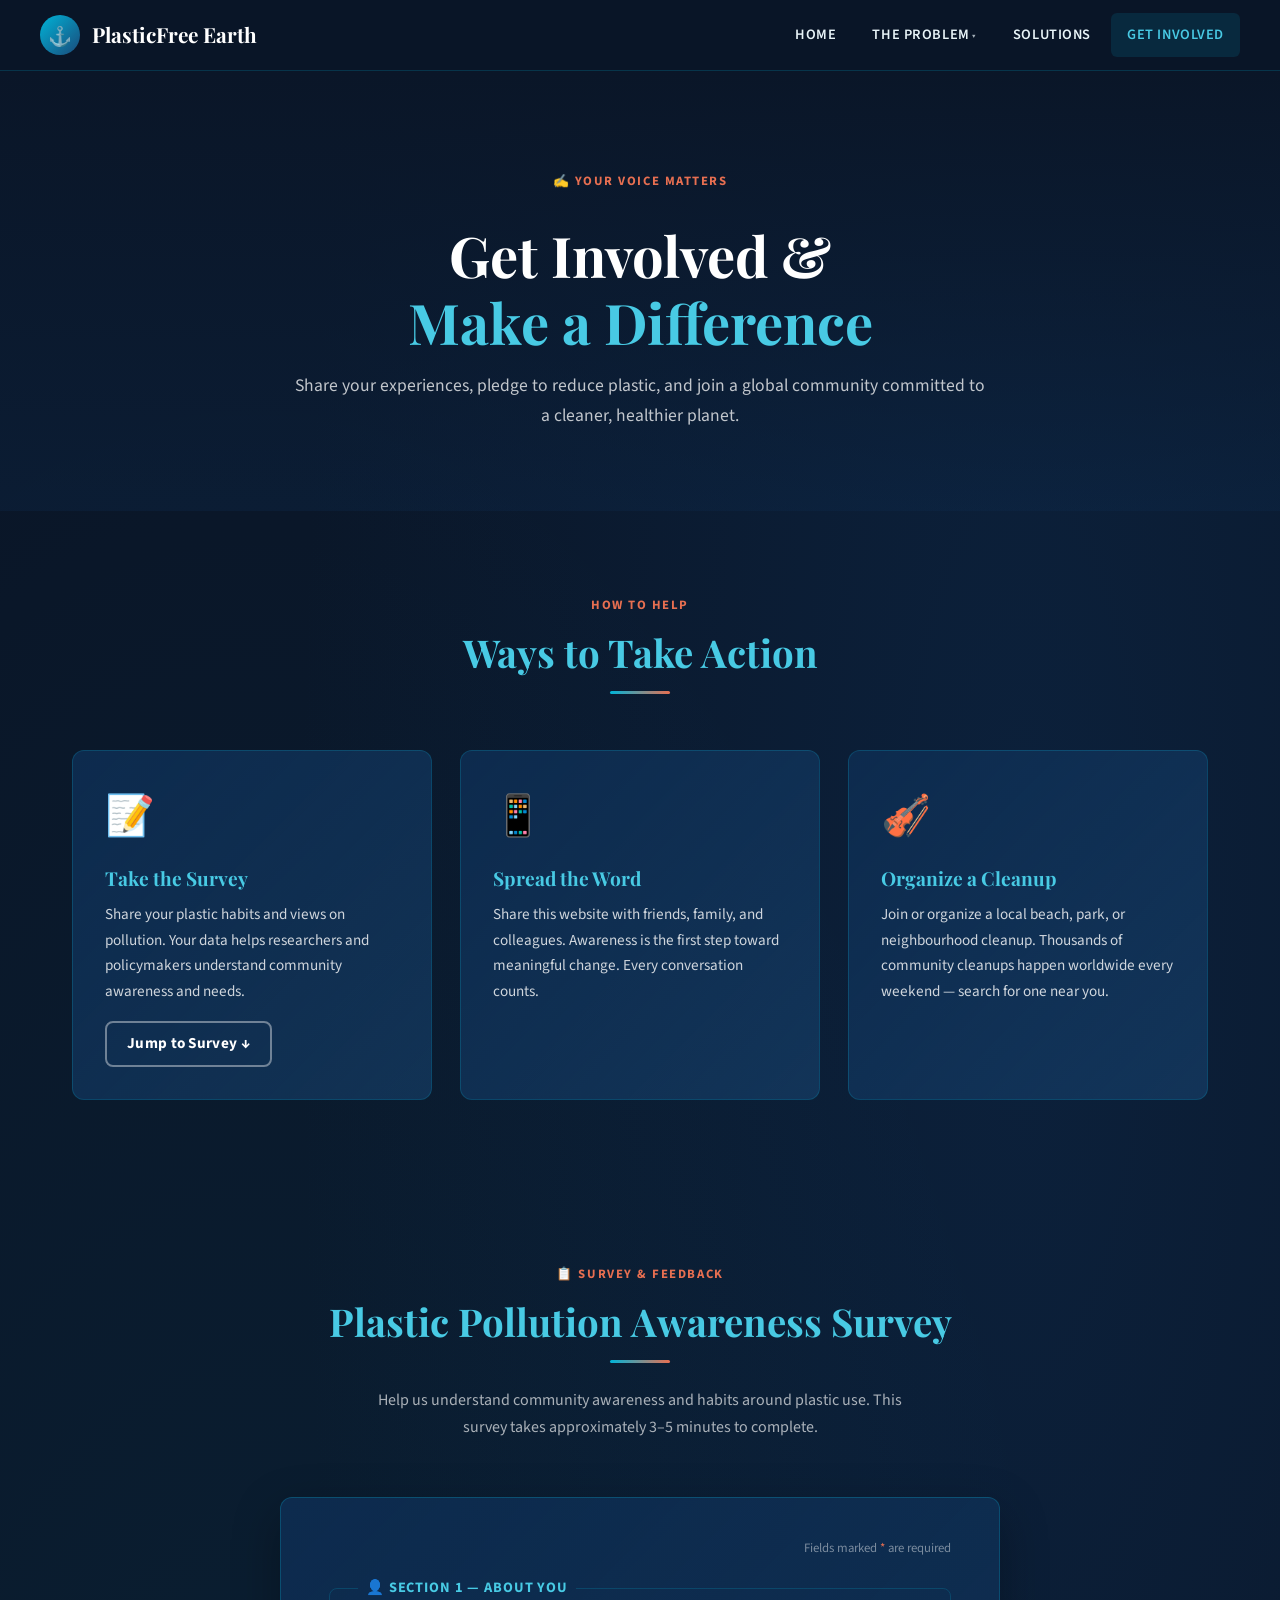
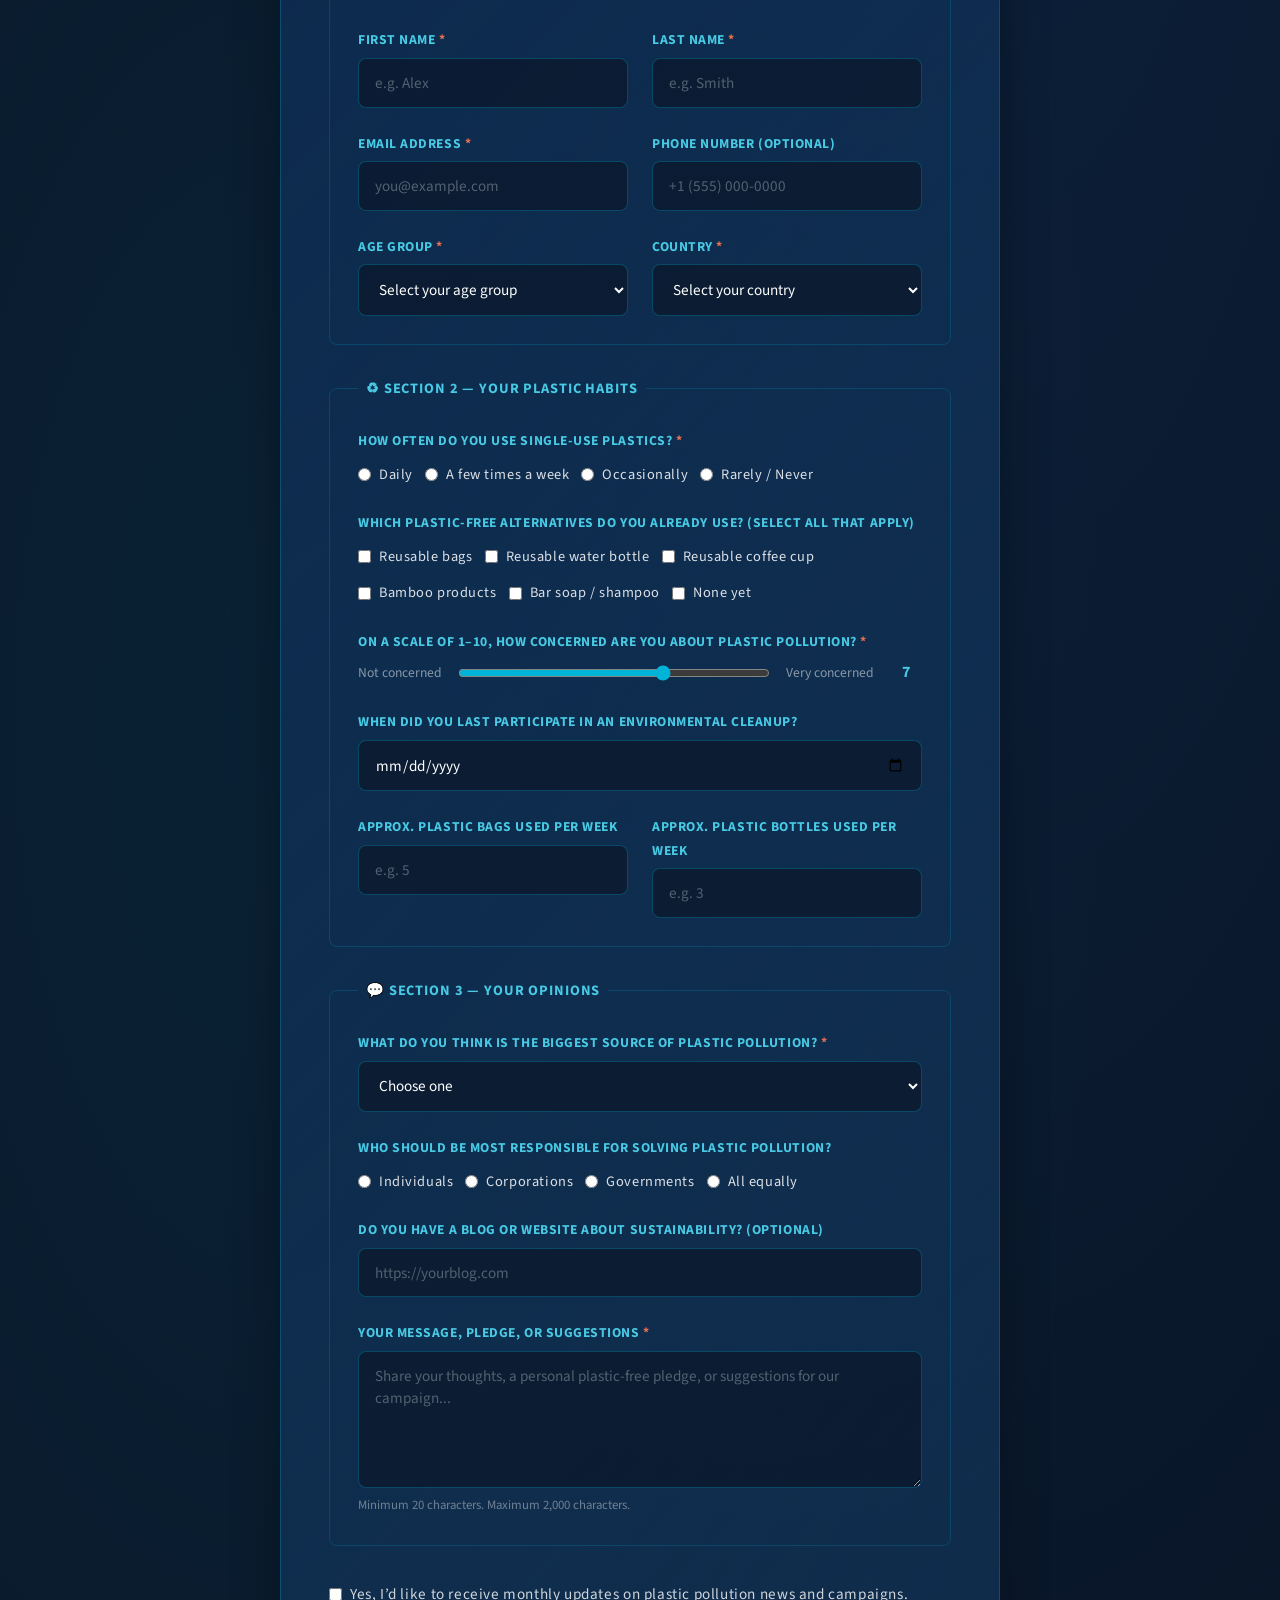
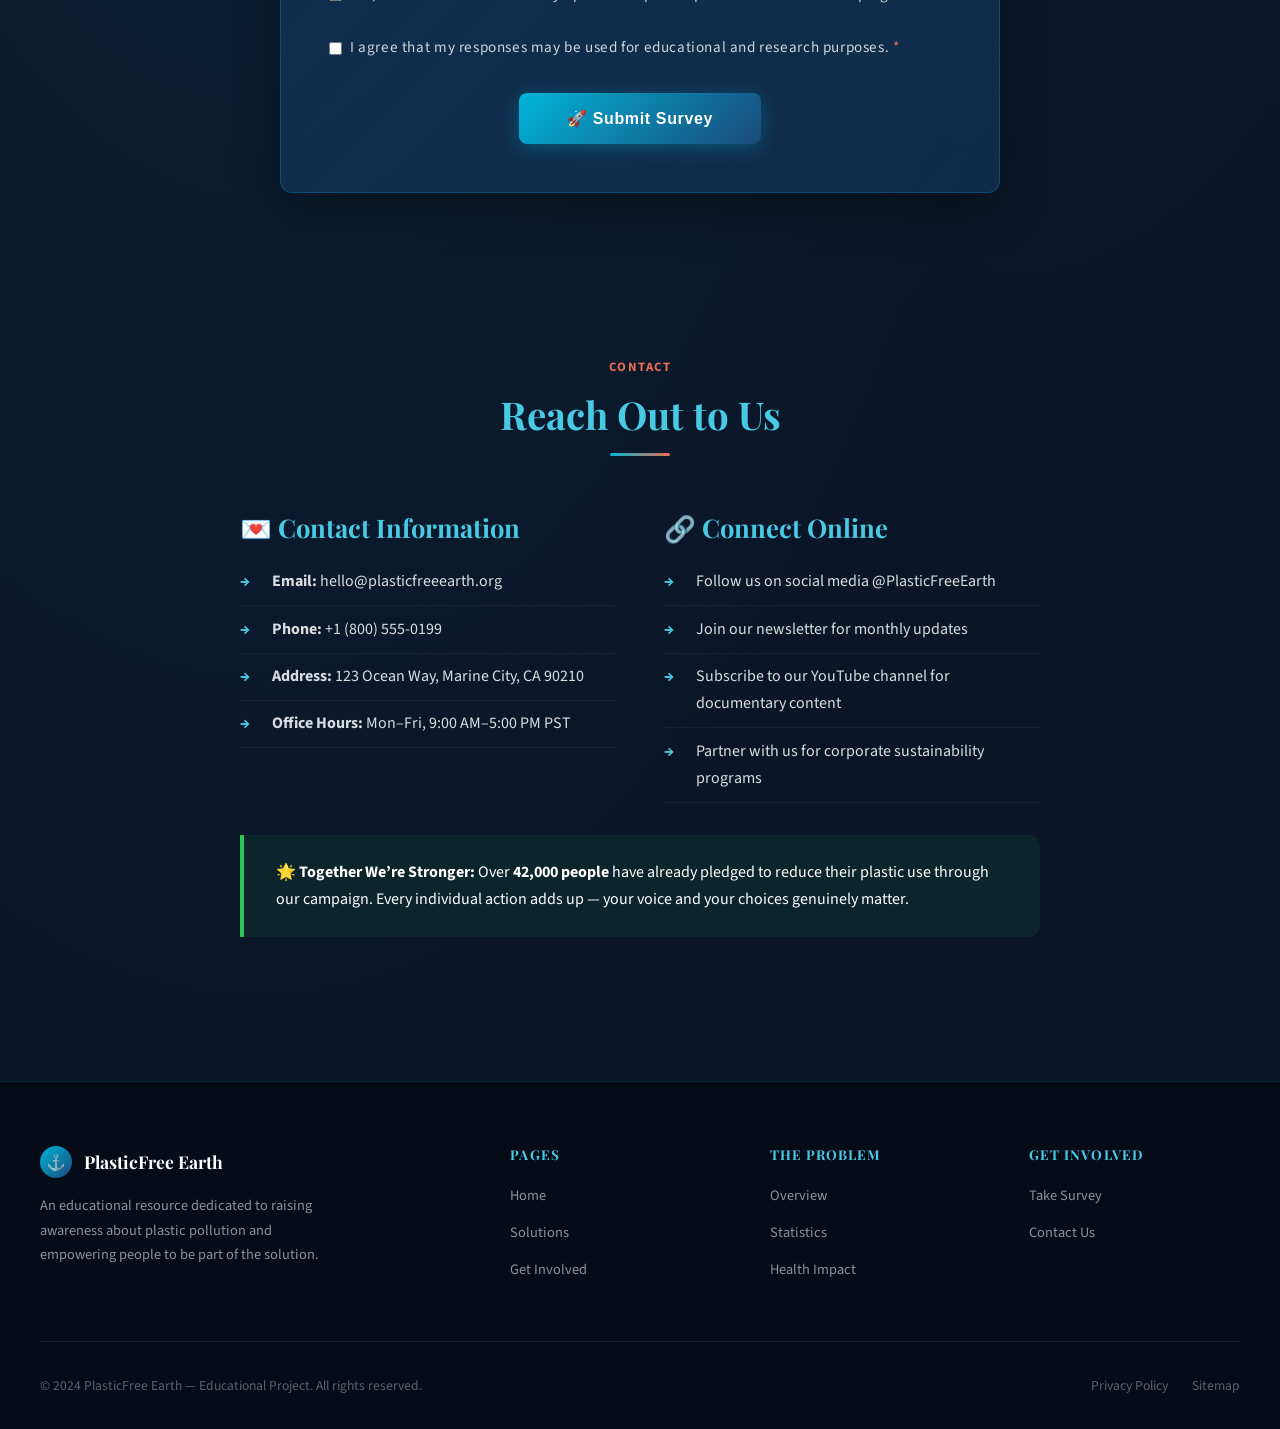
<file: contact.html>
<!DOCTYPE html>
<html lang="en">
<head>
  <meta charset="UTF-8" />
  <meta name="viewport" content="width=device-width, initial-scale=1.0" />
  <meta name="description" content="Get involved in the fight against plastic pollution. Share your views, pledge to reduce your plastic use, and connect with our community." />
  <title>Get Involved &mdash; PlasticFree Earth</title>
  <link rel="stylesheet" href="style.css" />
  <link href="https://fonts.googleapis.com/css2?family=Playfair+Display:wght@700;900&family=Source+Sans+Pro:wght@400;600;700&display=swap" rel="stylesheet" />
</head>
<body>

  <!-- HEADER -->
  <header>
    <div class="header-inner">
      <a href="index.html" class="site-logo">
        <div class="logo-icon">&#9875;</div>
        PlasticFree Earth
      </a>

      <button class="nav-toggle" onclick="toggleNav()" aria-label="Toggle navigation">&#9776;</button>

      <nav id="main-nav">
        <ul>
          <li><a href="index.html">Home</a></li>
          <li class="has-dropdown">
            <a href="index.html#problem">The Problem</a>
            <ul class="dropdown-menu">
              <li><a href="index.html#problem">Overview</a></li>
              <li><a href="index.html#statistics">Key Statistics</a></li>
              <li><a href="index.html#types">Types of Plastic</a></li>
              <li><a href="index.html#impact">Environmental Impact</a></li>
            </ul>
          </li>
          <li><a href="solutions.html">Solutions</a></li>
          <li><a href="contact.html" class="active">Get Involved</a></li>
        </ul>
      </nav>
    </div>
  </header>

  <!-- PAGE HERO -->
  <section style="background: linear-gradient(180deg, rgba(10,22,40,1) 0%, rgba(13,43,78,0.3) 100%); padding: 6rem 2rem 4rem; text-align:center;">
    <div style="max-width:700px; margin:0 auto;">
      <span class="section-label">&#9997; Your Voice Matters</span>
      <h1 style="color:var(--white); margin:1rem 0;">Get Involved &amp;<br/><span style="color:var(--teal-bright);">Make a Difference</span></h1>
      <p style="color:rgba(255,255,255,0.75); font-size:1.1rem;">
        Share your experiences, pledge to reduce plastic, and join a global community
        committed to a cleaner, healthier planet.
      </p>
    </div>
  </section>

  <main>

    <!-- WAYS TO GET INVOLVED -->
    <section>
      <div class="section-header">
        <span class="section-label">How to Help</span>
        <h2>Ways to Take Action</h2>
        <div class="section-divider"></div>
      </div>

      <div class="cards-grid">
        <article class="card">
          <span class="card-icon">&#128221;</span>
          <h3>Take the Survey</h3>
          <p>Share your plastic habits and views on pollution. Your data helps researchers and
          policymakers understand community awareness and needs.</p>
          <a href="#survey" class="btn btn-outline" style="margin-top:1rem; display:inline-block; padding:0.5rem 1.25rem;">
            Jump to Survey &darr;
          </a>
        </article>
        <article class="card">
          <span class="card-icon">&#128241;</span>
          <h3>Spread the Word</h3>
          <p>Share this website with friends, family, and colleagues. Awareness is the first
          step toward meaningful change. Every conversation counts.</p>
        </article>
        <article class="card">
          <span class="card-icon">&#127931;</span>
          <h3>Organize a Cleanup</h3>
          <p>Join or organize a local beach, park, or neighbourhood cleanup. Thousands of
          community cleanups happen worldwide every weekend &mdash; search for one near you.</p>
        </article>
      </div>
    </section>

    <!-- SURVEY / CONTACT FORM -->
    <section id="survey">
      <div class="section-header">
        <span class="section-label">&#128203; Survey &amp; Feedback</span>
        <h2>Plastic Pollution Awareness Survey</h2>
        <div class="section-divider"></div>
        <p style="color:rgba(255,255,255,0.65); max-width:560px; margin:1.5rem auto 0;">
          Help us understand community awareness and habits around plastic use.
          This survey takes approximately 3&ndash;5 minutes to complete.
        </p>
      </div>

      <div class="form-container">
        <p class="required-note">Fields marked <span>*</span> are required</p>

        <form action="#" method="post" novalidate>

          <!-- SECTION 1: Personal Info -->
          <fieldset style="border:1px solid rgba(0,180,216,0.2); border-radius:8px; padding:1.75rem; margin-bottom:2rem;">
            <legend style="color:var(--teal-bright); font-weight:700; padding:0 0.5rem; font-size:0.9rem; text-transform:uppercase; letter-spacing:0.06em;">
              &#128100; Section 1 &mdash; About You
            </legend>

            <div class="form-grid">
              <div class="form-group">
                <label for="first-name">First Name <span style="color:var(--coral)">*</span></label>
                <input type="text" id="first-name" name="first_name" placeholder="e.g. Alex"
                  required minlength="2" maxlength="50" autocomplete="given-name" />
              </div>

              <div class="form-group">
                <label for="last-name">Last Name <span style="color:var(--coral)">*</span></label>
                <input type="text" id="last-name" name="last_name" placeholder="e.g. Smith"
                  required minlength="2" maxlength="50" autocomplete="family-name" />
              </div>

              <div class="form-group">
                <label for="email">Email Address <span style="color:var(--coral)">*</span></label>
                <input type="email" id="email" name="email" placeholder="you@example.com"
                  required autocomplete="email" />
              </div>

              <div class="form-group">
                <label for="phone">Phone Number (optional)</label>
                <input type="tel" id="phone" name="phone" placeholder="+1 (555) 000-0000"
                  pattern="[\+]?[0-9\s\-\(\)]{7,20}" autocomplete="tel" />
              </div>

              <div class="form-group">
                <label for="age">Age Group <span style="color:var(--coral)">*</span></label>
                <select id="age" name="age_group" required>
                  <option value="" disabled selected>Select your age group</option>
                  <option value="under18">Under 18</option>
                  <option value="18-24">18 &ndash; 24</option>
                  <option value="25-34">25 &ndash; 34</option>
                  <option value="35-44">35 &ndash; 44</option>
                  <option value="45-54">45 &ndash; 54</option>
                  <option value="55-64">55 &ndash; 64</option>
                  <option value="65plus">65 or older</option>
                </select>
              </div>

              <div class="form-group">
                <label for="country">Country <span style="color:var(--coral)">*</span></label>
                <select id="country" name="country" required>
                  <option value="" disabled selected>Select your country</option>
                  <option value="us">United States</option>
                  <option value="uk">United Kingdom</option>
                  <option value="ca">Canada</option>
                  <option value="au">Australia</option>
                  <option value="in">India</option>
                  <option value="de">Germany</option>
                  <option value="fr">France</option>
                  <option value="br">Brazil</option>
                  <option value="other">Other</option>
                </select>
              </div>
            </div>
          </fieldset>

          <!-- SECTION 2: Habits -->
          <fieldset style="border:1px solid rgba(0,180,216,0.2); border-radius:8px; padding:1.75rem; margin-bottom:2rem;">
            <legend style="color:var(--teal-bright); font-weight:700; padding:0 0.5rem; font-size:0.9rem; text-transform:uppercase; letter-spacing:0.06em;">
              &#9851; Section 2 &mdash; Your Plastic Habits
            </legend>

            <div class="form-grid">
              <div class="form-group full-width">
                <label>How often do you use single-use plastics? <span style="color:var(--coral)">*</span></label>
                <div class="radio-group">
                  <label>
                    <input type="radio" name="single_use_frequency" value="daily" required />
                    Daily
                  </label>
                  <label>
                    <input type="radio" name="single_use_frequency" value="weekly" />
                    A few times a week
                  </label>
                  <label>
                    <input type="radio" name="single_use_frequency" value="monthly" />
                    Occasionally
                  </label>
                  <label>
                    <input type="radio" name="single_use_frequency" value="rarely" />
                    Rarely / Never
                  </label>
                </div>
              </div>

              <div class="form-group full-width">
                <label>Which plastic-free alternatives do you already use? (select all that apply)</label>
                <div class="checkbox-group">
                  <label>
                    <input type="checkbox" name="alternatives" value="reusable_bags" />
                    Reusable bags
                  </label>
                  <label>
                    <input type="checkbox" name="alternatives" value="reusable_bottle" />
                    Reusable water bottle
                  </label>
                  <label>
                    <input type="checkbox" name="alternatives" value="reusable_cup" />
                    Reusable coffee cup
                  </label>
                  <label>
                    <input type="checkbox" name="alternatives" value="bamboo" />
                    Bamboo products
                  </label>
                  <label>
                    <input type="checkbox" name="alternatives" value="bar_soap" />
                    Bar soap / shampoo
                  </label>
                  <label>
                    <input type="checkbox" name="alternatives" value="none" />
                    None yet
                  </label>
                </div>
              </div>

              <div class="form-group full-width">
                <label for="plastic-score">
                  On a scale of 1&ndash;10, how concerned are you about plastic pollution?
                  <span style="color:var(--coral)">*</span>
                </label>
                <div class="range-wrapper">
                  <span style="color:rgba(255,255,255,0.5); font-size:0.85rem;">Not concerned</span>
                  <input type="range" id="plastic-score" name="concern_level"
                    min="1" max="10" value="7" required />
                  <span style="color:rgba(255,255,255,0.5); font-size:0.85rem;">Very concerned</span>
                  <span class="range-value">7</span>
                </div>
              </div>

              <div class="form-group full-width">
                <label for="last-cleanup">When did you last participate in an environmental cleanup?</label>
                <input type="date" id="last-cleanup" name="last_cleanup"
                  max="2024-12-31" />
              </div>

              <div class="form-group">
                <label for="bags-per-week">Approx. plastic bags used per week</label>
                <input type="number" id="bags-per-week" name="bags_per_week"
                  min="0" max="100" step="1" placeholder="e.g. 5" />
              </div>

              <div class="form-group">
                <label for="bottles-per-week">Approx. plastic bottles used per week</label>
                <input type="number" id="bottles-per-week" name="bottles_per_week"
                  min="0" max="100" step="1" placeholder="e.g. 3" />
              </div>
            </div>
          </fieldset>

          <!-- SECTION 3: Opinions -->
          <fieldset style="border:1px solid rgba(0,180,216,0.2); border-radius:8px; padding:1.75rem; margin-bottom:2rem;">
            <legend style="color:var(--teal-bright); font-weight:700; padding:0 0.5rem; font-size:0.9rem; text-transform:uppercase; letter-spacing:0.06em;">
              &#128172; Section 3 &mdash; Your Opinions
            </legend>

            <div class="form-grid">
              <div class="form-group full-width">
                <label for="biggest-problem">What do you think is the biggest source of plastic pollution?
                  <span style="color:var(--coral)">*</span>
                </label>
                <select id="biggest-problem" name="biggest_problem" required>
                  <option value="" disabled selected>Choose one</option>
                  <option value="packaging">Product packaging</option>
                  <option value="food_service">Food service &amp; takeaway containers</option>
                  <option value="fishing">Fishing industry</option>
                  <option value="littering">Individual littering</option>
                  <option value="industrial">Industrial waste</option>
                  <option value="microplastics">Synthetic textiles &amp; microplastics</option>
                </select>
              </div>

              <div class="form-group full-width">
                <label>Who should be MOST responsible for solving plastic pollution?</label>
                <div class="radio-group">
                  <label>
                    <input type="radio" name="responsibility" value="individuals" />
                    Individuals
                  </label>
                  <label>
                    <input type="radio" name="responsibility" value="corporations" />
                    Corporations
                  </label>
                  <label>
                    <input type="radio" name="responsibility" value="governments" />
                    Governments
                  </label>
                  <label>
                    <input type="radio" name="responsibility" value="all" />
                    All equally
                  </label>
                </div>
              </div>

              <div class="form-group full-width">
                <label for="website-url">Do you have a blog or website about sustainability? (optional)</label>
                <input type="url" id="website-url" name="website_url"
                  placeholder="https://yourblog.com" />
              </div>

              <div class="form-group full-width">
                <label for="message">Your message, pledge, or suggestions <span style="color:var(--coral)">*</span></label>
                <textarea id="message" name="message" rows="5"
                  placeholder="Share your thoughts, a personal plastic-free pledge, or suggestions for our campaign..."
                  required minlength="20" maxlength="2000"></textarea>
                <small style="color:rgba(255,255,255,0.4); font-size:0.8rem;">Minimum 20 characters. Maximum 2,000 characters.</small>
              </div>
            </div>
          </fieldset>

          <!-- NEWSLETTER & CONSENT -->
          <div class="form-group" style="margin-bottom:1.5rem;">
            <div class="checkbox-group">
              <label style="font-size:0.95rem; text-transform:none; font-weight:400; color:rgba(255,255,255,0.8);">
                <input type="checkbox" name="newsletter" value="yes" id="newsletter" />
                Yes, I&rsquo;d like to receive monthly updates on plastic pollution news and campaigns.
              </label>
            </div>
          </div>

          <div class="form-group" style="margin-bottom:2rem;">
            <div class="checkbox-group">
              <label style="font-size:0.95rem; text-transform:none; font-weight:400; color:rgba(255,255,255,0.8);">
                <input type="checkbox" name="consent" value="yes" required />
                <span>
                  I agree that my responses may be used for educational and research purposes.
                  <span style="color:var(--coral)">*</span>
                </span>
              </label>
            </div>
          </div>

          <div class="form-submit">
            <button type="submit" class="btn-submit">&#128640; Submit Survey</button>
          </div>

        </form>
      </div>
    </section>

    <!-- CONTACT INFO -->
    <section id="contact" style="padding-bottom:5rem;">
      <div class="section-header">
        <span class="section-label">Contact</span>
        <h2>Reach Out to Us</h2>
        <div class="section-divider"></div>
      </div>

      <div class="two-col" style="max-width:800px; margin:0 auto;">
        <div>
          <h3 style="color:var(--teal-bright); margin-bottom:1rem;">&#128140; Contact Information</h3>
          <ul class="styled-list">
            <li><strong>Email:</strong> hello&#64;plasticfreeearth.org</li>
            <li><strong>Phone:</strong> &#43;1 (800) 555&#8209;0199</li>
            <li><strong>Address:</strong> 123 Ocean Way, Marine City, CA 90210</li>
            <li><strong>Office Hours:</strong> Mon&ndash;Fri, 9:00&nbsp;AM&ndash;5:00&nbsp;PM PST</li>
          </ul>
        </div>
        <div>
          <h3 style="color:var(--teal-bright); margin-bottom:1rem;">&#128279; Connect Online</h3>
          <ul class="styled-list">
            <li>Follow us on social media &#64;PlasticFreeEarth</li>
            <li>Join our newsletter for monthly updates</li>
            <li>Subscribe to our YouTube channel for documentary content</li>
            <li>Partner with us for corporate sustainability programs</li>
          </ul>
        </div>
      </div>

      <div class="info-box success" style="max-width:800px; margin:2rem auto 0;">
        <strong>&#127775; Together We&rsquo;re Stronger:</strong> Over <strong>42,000 people</strong> have
        already pledged to reduce their plastic use through our campaign. Every individual action
        adds up &mdash; your voice and your choices genuinely matter.
      </div>
    </section>

  </main>

  <!-- FOOTER -->
  <footer>
    <div class="footer-inner">
      <div class="footer-grid">
        <div class="footer-brand">
          <a href="index.html" class="site-logo" style="font-size:1.1rem;">
            <div class="logo-icon" style="width:32px;height:32px;font-size:1rem;">&#9875;</div>
            PlasticFree Earth
          </a>
          <p>An educational resource dedicated to raising awareness about plastic pollution and empowering people to be part of the solution.</p>
        </div>
        <div class="footer-col">
          <h4>Pages</h4>
          <ul>
            <li><a href="index.html">Home</a></li>
            <li><a href="solutions.html">Solutions</a></li>
            <li><a href="contact.html">Get Involved</a></li>
          </ul>
        </div>
        <div class="footer-col">
          <h4>The Problem</h4>
          <ul>
            <li><a href="index.html#problem">Overview</a></li>
            <li><a href="index.html#statistics">Statistics</a></li>
            <li><a href="index.html#impact">Health Impact</a></li>
          </ul>
        </div>
        <div class="footer-col">
          <h4>Get Involved</h4>
          <ul>
            <li><a href="#survey">Take Survey</a></li>
            <li><a href="#contact">Contact Us</a></li>
            
          </ul>
        </div>
      </div>
      <div class="footer-bottom">
        <p>&copy; 2024 PlasticFree Earth &mdash; Educational Project. All rights reserved.</p>
        <div class="footer-links">
          <a href="#">Privacy Policy</a>
          <a href="#">Sitemap</a>
        </div>
      </div>
    </div>
  </footer>

  <script>
    function toggleNav() {
      const nav = document.getElementById('main-nav');
      nav.classList.toggle('open');
    }

    // Range slider live display
    const rangeInput = document.getElementById('plastic-score');
    const rangeDisplay = rangeInput.parentElement.querySelector('.range-value');
    rangeDisplay.textContent = rangeInput.value;
    rangeInput.addEventListener('input', function() {
      rangeDisplay.textContent = this.value;
    });

    // Form submission handler
    document.querySelector('form').addEventListener('submit', function(e) {
      e.preventDefault();
      const btn = document.querySelector('.btn-submit');
      btn.textContent = '✓ Survey Submitted! Thank you.';
      btn.style.background = 'linear-gradient(135deg, #2dc653, #1a7a3a)';
      btn.disabled = true;
    });
  </script>

</body>
</html>
</file>
<file: style.css>
/* ===========================
   PLASTIC POLLUTION WEBSITE
   External Stylesheet
   =========================== */

/* --- CSS Variables --- */
:root {
  --ocean-deep: #0a1628;
  --ocean-mid: #0d2b4e;
  --ocean-light: #1a4a7a;
  --teal: #00b4d8;
  --teal-bright: #48cae4;
  --coral: #e76f51;
  --sand: #f4e9d0;
  --white: #ffffff;
  --light-gray: #e8f4f8;
  --text-dark: #0a1628;
  --text-muted: #4a6b8a;
  --green: #2dc653;
  --font-display: 'Playfair Display', Georgia, serif;
  --font-body: 'Source Sans Pro', 'Segoe UI', sans-serif;
  --font-mono: 'Courier New', monospace;
  --shadow-sm: 0 2px 8px rgba(0,180,216,0.15);
  --shadow-md: 0 8px 32px rgba(0,180,216,0.2);
  --shadow-lg: 0 16px 48px rgba(0,0,0,0.3);
  --border-radius: 12px;
  --transition: all 0.3s cubic-bezier(0.4, 0, 0.2, 1);
}

/* --- Reset & Base --- */
*, *::before, *::after {
  box-sizing: border-box;
  margin: 0;
  padding: 0;
}

html {
  scroll-behavior: smooth;
  font-size: 16px;
}

body {
  font-family: var(--font-body);
  background-color: var(--ocean-deep);
  color: var(--white);
  line-height: 1.7;
  min-height: 100vh;
  background-image:
    radial-gradient(ellipse at 20% 50%, rgba(0,180,216,0.07) 0%, transparent 60%),
    radial-gradient(ellipse at 80% 20%, rgba(13,43,78,0.5) 0%, transparent 50%);
}

img {
  max-width: 100%;
  height: auto;
  display: block;
}

a {
  color: var(--teal-bright);
  text-decoration: none;
  transition: var(--transition);
}

a:hover {
  color: var(--coral);
}

ul, ol {
  padding-left: 1.5rem;
}

/* --- Typography --- */
h1, h2, h3, h4 {
  font-family: var(--font-display);
  line-height: 1.2;
  font-weight: 700;
}

h1 { font-size: clamp(2rem, 5vw, 3.5rem); }
h2 { font-size: clamp(1.5rem, 3vw, 2.4rem); color: var(--teal-bright); }
h3 { font-size: clamp(1.2rem, 2.5vw, 1.6rem); }
h4 { font-size: 1.1rem; }

p { margin-bottom: 1rem; }

/* --- Special Characters --- */
.special-char {
  font-size: 1.4em;
  color: var(--coral);
}

/* ===========================
   HEADER & NAVIGATION
   =========================== */

header {
  position: sticky;
  top: 0;
  z-index: 1000;
  background: rgba(10, 22, 40, 0.95);
  backdrop-filter: blur(12px);
  border-bottom: 1px solid rgba(0, 180, 216, 0.2);
  padding: 0 2rem;
}

.header-inner {
  max-width: 1200px;
  margin: 0 auto;
  display: flex;
  align-items: center;
  justify-content: space-between;
  height: 70px;
}

.site-logo {
  display: flex;
  align-items: center;
  gap: 0.75rem;
  font-family: var(--font-display);
  font-size: 1.3rem;
  font-weight: 700;
  color: var(--white);
  text-decoration: none;
}

.logo-icon {
  width: 40px;
  height: 40px;
  background: linear-gradient(135deg, var(--teal), var(--ocean-light));
  border-radius: 50%;
  display: flex;
  align-items: center;
  justify-content: center;
  font-size: 1.2rem;
}

/* --- Navigation Menu with CSS Dropdown --- */
nav {
  position: relative;
}

nav ul {
  list-style: none;
  padding: 0;
  margin: 0;
  display: flex;
  gap: 0.25rem;
}

nav > ul > li {
  position: relative;
}

nav > ul > li > a {
  display: block;
  padding: 0.6rem 1rem;
  color: var(--light-gray);
  font-weight: 600;
  font-size: 0.9rem;
  letter-spacing: 0.04em;
  text-transform: uppercase;
  border-radius: 6px;
  transition: var(--transition);
}

nav > ul > li > a:hover,
nav > ul > li > a.active {
  color: var(--teal-bright);
  background: rgba(0, 180, 216, 0.1);
}

/* Dropdown */
.dropdown-menu {
  position: absolute;
  top: calc(100% + 8px);
  left: 0;
  background: var(--ocean-mid);
  border: 1px solid rgba(0,180,216,0.25);
  border-radius: var(--border-radius);
  min-width: 200px;
  padding: 0.5rem;
  opacity: 0;
  visibility: hidden;
  transform: translateY(-8px);
  transition: var(--transition);
  box-shadow: var(--shadow-lg);
  z-index: 999;
}

nav > ul > li:hover .dropdown-menu {
  opacity: 1;
  visibility: visible;
  transform: translateY(0);
}

.dropdown-menu li a {
  display: block;
  padding: 0.6rem 1rem;
  color: var(--light-gray);
  font-size: 0.88rem;
  border-radius: 6px;
  transition: var(--transition);
}

.dropdown-menu li a:hover {
  background: rgba(0,180,216,0.15);
  color: var(--teal-bright);
  padding-left: 1.4rem;
}

.has-dropdown > a::after {
  content: " ▾";
  font-size: 0.75em;
  opacity: 0.7;
}

/* Mobile Nav Toggle */
.nav-toggle {
  display: none;
  background: none;
  border: none;
  color: var(--white);
  font-size: 1.5rem;
  cursor: pointer;
  padding: 0.5rem;
}

/* ===========================
   HERO SECTION
   =========================== */

.hero {
  position: relative;
  min-height: 92vh;
  display: flex;
  align-items: center;
  overflow: hidden;
  background:
    linear-gradient(180deg, rgba(10,22,40,0.7) 0%, rgba(10,22,40,0.4) 50%, rgba(10,22,40,0.9) 100%),
    url('https://images.unsplash.com/photo-1621451537084-482c73073a0f?w=1600') center/cover no-repeat;
}

.hero-bg-overlay {
  position: absolute;
  inset: 0;
  background:
    radial-gradient(ellipse at 30% 60%, rgba(0,180,216,0.15) 0%, transparent 55%);
  pointer-events: none;
}

/* Animated wave shapes */
.wave-shape {
  position: absolute;
  bottom: -2px;
  left: 0;
  width: 100%;
  overflow: hidden;
  line-height: 0;
}

.wave-shape svg {
  display: block;
  width: calc(100% + 1.3px);
}

.hero-content {
  position: relative;
  z-index: 2;
  max-width: 1200px;
  margin: 0 auto;
  padding: 4rem 2rem;
  width: 100%;
}

.hero-badge {
  display: inline-block;
  background: rgba(0,180,216,0.15);
  border: 1px solid rgba(0,180,216,0.4);
  color: var(--teal-bright);
  padding: 0.35rem 1rem;
  border-radius: 100px;
  font-size: 0.82rem;
  font-weight: 600;
  letter-spacing: 0.08em;
  text-transform: uppercase;
  margin-bottom: 1.5rem;
  animation: fadeInDown 0.8s ease both;
}

.hero h1 {
  color: var(--white);
  max-width: 720px;
  text-shadow: 0 2px 20px rgba(0,0,0,0.5);
  animation: fadeInUp 1s ease 0.2s both;
}

.hero h1 span {
  color: var(--teal-bright);
}

.hero-subtitle {
  font-size: 1.25rem;
  color: rgba(255,255,255,0.85);
  max-width: 560px;
  margin: 1.5rem 0 2.5rem;
  animation: fadeInUp 1s ease 0.4s both;
}

.hero-cta {
  display: flex;
  gap: 1rem;
  flex-wrap: wrap;
  animation: fadeInUp 1s ease 0.6s both;
}

.btn {
  display: inline-flex;
  align-items: center;
  gap: 0.5rem;
  padding: 0.85rem 2rem;
  border-radius: 8px;
  font-weight: 700;
  font-size: 0.95rem;
  letter-spacing: 0.02em;
  cursor: pointer;
  transition: var(--transition);
  text-decoration: none;
  border: 2px solid transparent;
}

.btn-primary {
  background: var(--teal);
  color: var(--white);
  box-shadow: 0 4px 20px rgba(0,180,216,0.4);
}

.btn-primary:hover {
  background: var(--teal-bright);
  color: var(--ocean-deep);
  transform: translateY(-2px);
  box-shadow: 0 8px 30px rgba(0,180,216,0.5);
}

.btn-outline {
  background: transparent;
  color: var(--white);
  border-color: rgba(255,255,255,0.4);
}

.btn-outline:hover {
  border-color: var(--teal-bright);
  color: var(--teal-bright);
  background: rgba(0,180,216,0.1);
  transform: translateY(-2px);
}

.hero-stats {
  display: flex;
  gap: 3rem;
  margin-top: 4rem;
  padding-top: 3rem;
  border-top: 1px solid rgba(255,255,255,0.1);
  animation: fadeInUp 1s ease 0.8s both;
}

.stat-item {
  text-align: center;
}

.stat-number {
  font-family: var(--font-display);
  font-size: 2.2rem;
  font-weight: 900;
  color: var(--teal-bright);
  display: block;
}

.stat-label {
  font-size: 0.8rem;
  color: rgba(255,255,255,0.65);
  text-transform: uppercase;
  letter-spacing: 0.06em;
}

/* ===========================
   MAIN CONTENT LAYOUT
   =========================== */

main {
  max-width: 1200px;
  margin: 0 auto;
  padding: 0 2rem;
}

/* --- Section Styles --- */
section {
  padding: 5rem 0;
}

.section-header {
  text-align: center;
  margin-bottom: 3.5rem;
}

.section-label {
  display: inline-block;
  font-size: 0.8rem;
  font-weight: 700;
  letter-spacing: 0.12em;
  text-transform: uppercase;
  color: var(--coral);
  margin-bottom: 0.75rem;
}

.section-divider {
  width: 60px;
  height: 3px;
  background: linear-gradient(90deg, var(--teal), var(--coral));
  margin: 1rem auto 0;
  border-radius: 2px;
}

/* --- Cards Grid --- */
.cards-grid {
  display: grid;
  grid-template-columns: repeat(auto-fit, minmax(280px, 1fr));
  gap: 1.75rem;
}

.card {
  background: linear-gradient(135deg, var(--ocean-mid), rgba(26,74,122,0.5));
  border: 1px solid rgba(0,180,216,0.2);
  border-radius: var(--border-radius);
  padding: 2rem;
  transition: var(--transition);
  position: relative;
  overflow: hidden;
}

.card::before {
  content: '';
  position: absolute;
  top: 0;
  left: 0;
  right: 0;
  height: 3px;
  background: linear-gradient(90deg, var(--teal), var(--coral));
  opacity: 0;
  transition: var(--transition);
}

.card:hover {
  transform: translateY(-6px);
  border-color: rgba(0,180,216,0.5);
  box-shadow: var(--shadow-md);
}

.card:hover::before {
  opacity: 1;
}

.card-icon {
  font-size: 2.5rem;
  margin-bottom: 1rem;
  display: block;
}

.card h3 {
  color: var(--teal-bright);
  margin-bottom: 0.75rem;
  font-size: 1.2rem;
}

.card p {
  color: rgba(255,255,255,0.8);
  font-size: 0.95rem;
  margin-bottom: 0;
}

/* --- Info Box --- */
.info-box {
  background: rgba(0, 180, 216, 0.08);
  border-left: 4px solid var(--teal);
  border-radius: 0 var(--border-radius) var(--border-radius) 0;
  padding: 1.5rem 2rem;
  margin: 2rem 0;
}

.info-box.warning {
  background: rgba(231, 111, 81, 0.08);
  border-left-color: var(--coral);
}

.info-box.success {
  background: rgba(45, 198, 83, 0.08);
  border-left-color: var(--green);
}

/* ===========================
   TABLE STYLES
   =========================== */

.table-wrapper {
  overflow-x: auto;
  border-radius: var(--border-radius);
  border: 1px solid rgba(0,180,216,0.2);
  margin: 2rem 0;
}

table {
  width: 100%;
  border-collapse: collapse;
  background: var(--ocean-mid);
  font-size: 0.95rem;
}

thead th {
  background: linear-gradient(135deg, var(--ocean-light), var(--teal));
  color: var(--white);
  padding: 1rem 1.25rem;
  text-align: left;
  font-weight: 700;
  font-size: 0.85rem;
  letter-spacing: 0.05em;
  text-transform: uppercase;
}

tbody tr {
  border-bottom: 1px solid rgba(0,180,216,0.1);
  transition: var(--transition);
}

tbody tr:last-child {
  border-bottom: none;
}

tbody tr:hover {
  background: rgba(0,180,216,0.08);
}

tbody td {
  padding: 1rem 1.25rem;
  color: rgba(255,255,255,0.9);
}

.table-caption {
  text-align: center;
  padding: 0.75rem;
  font-size: 0.85rem;
  color: var(--text-muted);
  background: rgba(0,0,0,0.2);
  font-style: italic;
}

/* Highlight row */
tbody tr.highlight td {
  color: var(--coral);
  font-weight: 600;
}

/* ===========================
   LISTS
   =========================== */

.styled-list {
  list-style: none;
  padding: 0;
}

.styled-list li {
  padding: 0.6rem 0 0.6rem 2rem;
  position: relative;
  color: rgba(255,255,255,0.85);
  border-bottom: 1px solid rgba(255,255,255,0.05);
}

.styled-list li::before {
  content: '→';
  position: absolute;
  left: 0;
  color: var(--teal-bright);
  font-weight: 700;
}

.styled-list.check li::before { content: '✓'; color: var(--green); }
.styled-list.warning li::before { content: '⚠'; color: var(--coral); }

ol.styled-ol {
  padding-left: 0;
  counter-reset: item;
  list-style: none;
}

ol.styled-ol li {
  counter-increment: item;
  padding: 0.75rem 0 0.75rem 3rem;
  position: relative;
  color: rgba(255,255,255,0.85);
  border-bottom: 1px solid rgba(255,255,255,0.05);
}

ol.styled-ol li::before {
  content: counter(item);
  position: absolute;
  left: 0;
  width: 2rem;
  height: 2rem;
  background: linear-gradient(135deg, var(--teal), var(--ocean-light));
  border-radius: 50%;
  display: flex;
  align-items: center;
  justify-content: center;
  font-weight: 700;
  font-size: 0.8rem;
  color: var(--white);
  top: 0.65rem;
}

/* ===========================
   TWO-COLUMN LAYOUT
   =========================== */

.two-col {
  display: grid;
  grid-template-columns: 1fr 1fr;
  gap: 3rem;
  align-items: start;
}

.two-col.wide-left {
  grid-template-columns: 3fr 2fr;
}

/* ===========================
   IMAGE STYLES
   =========================== */

.img-container {
  border-radius: var(--border-radius);
  overflow: hidden;
  border: 1px solid rgba(0,180,216,0.2);
  box-shadow: var(--shadow-md);
}

.img-container img {
  width: 100%;
  height: 300px;
  object-fit: cover;
  transition: transform 0.5s ease;
}

.img-container:hover img {
  transform: scale(1.04);
}

.img-caption {
  background: rgba(0,0,0,0.4);
  padding: 0.75rem 1rem;
  font-size: 0.82rem;
  color: rgba(255,255,255,0.65);
  font-style: italic;
  text-align: center;
}

.img-grid {
  display: grid;
  grid-template-columns: repeat(2, 1fr);
  gap: 1rem;
}

/* ===========================
   MULTIMEDIA
   =========================== */

.media-section {
  background: linear-gradient(135deg, var(--ocean-mid), rgba(26,74,122,0.3));
  border: 1px solid rgba(0,180,216,0.2);
  border-radius: var(--border-radius);
  padding: 2.5rem;
  margin: 2rem 0;
}

.media-section h3 {
  margin-bottom: 1.25rem;
  color: var(--teal-bright);
}

.media-section p {
  margin-bottom: 1.25rem;
  color: rgba(255,255,255,0.8);
  font-size: 0.95rem;
}

video {
  width: 100%;
  border-radius: 8px;
  border: 1px solid rgba(0,180,216,0.3);
}

audio {
  width: 100%;
  margin-top: 0.5rem;
  filter: invert(1) hue-rotate(180deg);
  opacity: 0.85;
}

/* ===========================
   FORM STYLES
   =========================== */

.form-container {
  background: linear-gradient(135deg, var(--ocean-mid), rgba(26,74,122,0.4));
  border: 1px solid rgba(0,180,216,0.25);
  border-radius: var(--border-radius);
  padding: 3rem;
  max-width: 720px;
  margin: 0 auto;
  box-shadow: var(--shadow-lg);
}

.form-grid {
  display: grid;
  grid-template-columns: 1fr 1fr;
  gap: 1.5rem;
}

.form-group {
  display: flex;
  flex-direction: column;
  gap: 0.4rem;
}

.form-group.full-width {
  grid-column: 1 / -1;
}

label {
  font-size: 0.85rem;
  font-weight: 700;
  color: var(--teal-bright);
  letter-spacing: 0.04em;
  text-transform: uppercase;
}

input[type="text"],
input[type="email"],
input[type="number"],
input[type="tel"],
input[type="url"],
input[type="date"],
select,
textarea {
  width: 100%;
  padding: 0.8rem 1rem;
  background: rgba(10, 22, 40, 0.7);
  border: 1px solid rgba(0,180,216,0.3);
  border-radius: 8px;
  color: var(--white);
  font-family: var(--font-body);
  font-size: 0.95rem;
  transition: var(--transition);
  outline: none;
}

input:focus,
select:focus,
textarea:focus {
  border-color: var(--teal);
  box-shadow: 0 0 0 3px rgba(0,180,216,0.15);
  background: rgba(10, 22, 40, 0.9);
}

input::placeholder,
textarea::placeholder {
  color: rgba(255,255,255,0.3);
}

select option {
  background: var(--ocean-mid);
  color: var(--white);
}

textarea {
  resize: vertical;
  min-height: 120px;
}

.radio-group, .checkbox-group {
  display: flex;
  flex-wrap: wrap;
  gap: 0.75rem;
  margin-top: 0.25rem;
}

.radio-group label,
.checkbox-group label {
  display: flex;
  align-items: center;
  gap: 0.5rem;
  font-size: 0.9rem;
  text-transform: none;
  font-weight: 400;
  color: rgba(255,255,255,0.85);
  cursor: pointer;
}

.radio-group input[type="radio"],
.checkbox-group input[type="checkbox"] {
  width: auto;
  accent-color: var(--teal);
}

.range-wrapper {
  display: flex;
  align-items: center;
  gap: 1rem;
}

input[type="range"] {
  flex: 1;
  accent-color: var(--teal);
  padding: 0;
  border: none;
  background: none;
  box-shadow: none;
}

.range-value {
  min-width: 2rem;
  text-align: center;
  font-weight: 700;
  color: var(--teal-bright);
}

.form-submit {
  grid-column: 1 / -1;
  display: flex;
  justify-content: center;
  margin-top: 1rem;
}

.btn-submit {
  background: linear-gradient(135deg, var(--teal), var(--ocean-light));
  color: var(--white);
  border: none;
  padding: 1rem 3rem;
  border-radius: 8px;
  font-size: 1rem;
  font-weight: 700;
  cursor: pointer;
  transition: var(--transition);
  letter-spacing: 0.04em;
  box-shadow: 0 4px 20px rgba(0,180,216,0.3);
}

.btn-submit:hover {
  transform: translateY(-2px);
  box-shadow: 0 8px 30px rgba(0,180,216,0.5);
}

.required-note {
  font-size: 0.8rem;
  color: rgba(255,255,255,0.45);
  margin-top: -0.5rem;
  margin-bottom: 1rem;
  text-align: right;
}

.required-note span {
  color: var(--coral);
}

/* ===========================
   SOLUTIONS PAGE
   =========================== */

.solutions-hero {
  padding: 5rem 0 3rem;
  text-align: center;
}

.timeline {
  position: relative;
  padding: 2rem 0;
}

.timeline::before {
  content: '';
  position: absolute;
  left: 50%;
  top: 0;
  bottom: 0;
  width: 2px;
  background: linear-gradient(180deg, var(--teal), var(--coral));
  transform: translateX(-50%);
}

.timeline-item {
  display: flex;
  gap: 2rem;
  align-items: flex-start;
  margin-bottom: 3rem;
  position: relative;
}

.timeline-item:nth-child(even) {
  flex-direction: row-reverse;
}

.timeline-content {
  flex: 1;
  background: var(--ocean-mid);
  border: 1px solid rgba(0,180,216,0.2);
  border-radius: var(--border-radius);
  padding: 1.75rem;
}

.timeline-dot {
  width: 16px;
  height: 16px;
  background: var(--teal-bright);
  border-radius: 50%;
  position: absolute;
  left: 50%;
  top: 1.5rem;
  transform: translateX(-50%);
  border: 3px solid var(--ocean-deep);
  box-shadow: 0 0 0 4px rgba(0,180,216,0.2);
  z-index: 1;
}

.timeline-year {
  font-size: 0.8rem;
  font-weight: 700;
  color: var(--teal-bright);
  letter-spacing: 0.08em;
  text-transform: uppercase;
  margin-bottom: 0.5rem;
}

.solution-category {
  background: linear-gradient(135deg, var(--ocean-mid), rgba(0,180,216,0.05));
  border: 1px solid rgba(0,180,216,0.15);
  border-radius: var(--border-radius);
  padding: 2.5rem;
  margin-bottom: 2rem;
}

.solution-category h3 {
  color: var(--teal-bright);
  margin-bottom: 1.25rem;
  display: flex;
  align-items: center;
  gap: 0.75rem;
}

.solution-category h3 .icon {
  font-size: 1.5rem;
}

/* ===========================
   ABOUT PAGE SPECIFICS
   =========================== */

.about-hero {
  padding: 5rem 0 3rem;
}

.team-grid {
  display: grid;
  grid-template-columns: repeat(auto-fit, minmax(220px, 1fr));
  gap: 1.5rem;
}

.team-card {
  background: var(--ocean-mid);
  border: 1px solid rgba(0,180,216,0.2);
  border-radius: var(--border-radius);
  padding: 1.75rem;
  text-align: center;
  transition: var(--transition);
}

.team-card:hover {
  transform: translateY(-4px);
  border-color: rgba(0,180,216,0.5);
}

.team-avatar {
  width: 80px;
  height: 80px;
  background: linear-gradient(135deg, var(--teal), var(--ocean-light));
  border-radius: 50%;
  margin: 0 auto 1rem;
  display: flex;
  align-items: center;
  justify-content: center;
  font-size: 2rem;
}

.team-name {
  font-family: var(--font-display);
  font-size: 1.1rem;
  color: var(--white);
  margin-bottom: 0.25rem;
}

.team-role {
  font-size: 0.82rem;
  color: var(--teal-bright);
  text-transform: uppercase;
  letter-spacing: 0.06em;
}

.progress-bar-wrap {
  margin: 0.75rem 0;
}

.progress-label {
  display: flex;
  justify-content: space-between;
  font-size: 0.85rem;
  margin-bottom: 0.4rem;
  color: rgba(255,255,255,0.8);
}

.progress-bar {
  height: 8px;
  background: rgba(255,255,255,0.1);
  border-radius: 100px;
  overflow: hidden;
}

.progress-fill {
  height: 100%;
  background: linear-gradient(90deg, var(--teal), var(--teal-bright));
  border-radius: 100px;
  transition: width 1.5s ease;
}

/* ===========================
   FOOTER
   =========================== */

footer {
  background: rgba(5, 12, 24, 0.95);
  border-top: 1px solid rgba(0,180,216,0.15);
  padding: 4rem 2rem 2rem;
  margin-top: 4rem;
}

.footer-inner {
  max-width: 1200px;
  margin: 0 auto;
}

.footer-grid {
  display: grid;
  grid-template-columns: 2fr 1fr 1fr 1fr;
  gap: 3rem;
  margin-bottom: 3rem;
}

.footer-brand p {
  color: rgba(255,255,255,0.55);
  font-size: 0.9rem;
  margin-top: 1rem;
  max-width: 280px;
}

.footer-col h4 {
  color: var(--teal-bright);
  font-size: 0.85rem;
  letter-spacing: 0.08em;
  text-transform: uppercase;
  margin-bottom: 1.25rem;
}

.footer-col ul {
  list-style: none;
  padding: 0;
}

.footer-col ul li {
  margin-bottom: 0.6rem;
}

.footer-col ul li a {
  color: rgba(255,255,255,0.55);
  font-size: 0.9rem;
  transition: var(--transition);
}

.footer-col ul li a:hover {
  color: var(--teal-bright);
}

.footer-bottom {
  border-top: 1px solid rgba(255,255,255,0.07);
  padding-top: 2rem;
  display: flex;
  justify-content: space-between;
  align-items: center;
  flex-wrap: wrap;
  gap: 1rem;
}

.footer-bottom p {
  color: rgba(255,255,255,0.35);
  font-size: 0.85rem;
  margin: 0;
}

.footer-links {
  display: flex;
  gap: 1.5rem;
}

.footer-links a {
  color: rgba(255,255,255,0.35);
  font-size: 0.85rem;
}

.footer-links a:hover {
  color: var(--teal-bright);
}

/* ===========================
   ANIMATIONS
   =========================== */

@keyframes fadeInUp {
  from { opacity: 0; transform: translateY(24px); }
  to   { opacity: 1; transform: translateY(0); }
}

@keyframes fadeInDown {
  from { opacity: 0; transform: translateY(-16px); }
  to   { opacity: 1; transform: translateY(0); }
}

@keyframes float {
  0%, 100% { transform: translateY(0); }
  50%       { transform: translateY(-12px); }
}

.fade-in {
  animation: fadeInUp 0.7s ease both;
}

/* ===========================
   ACTIVE LINK
   =========================== */

nav a.active {
  color: var(--teal-bright) !important;
  background: rgba(0,180,216,0.12) !important;
}

/* ===========================
   RESPONSIVE / MEDIA QUERIES
   =========================== */

/* Large screens */
@media screen and (min-width: 1400px) {
  main, .footer-inner {
    max-width: 1320px;
  }
}

/* Tablets */
@media screen and (max-width: 1024px) {
  .footer-grid {
    grid-template-columns: 1fr 1fr;
    gap: 2rem;
  }
  .footer-brand {
    grid-column: 1 / -1;
  }
  .two-col,
  .two-col.wide-left {
    grid-template-columns: 1fr;
    gap: 2rem;
  }
  .timeline::before { left: 1rem; }
  .timeline-item,
  .timeline-item:nth-child(even) { flex-direction: column; padding-left: 3rem; }
  .timeline-dot { left: 1rem; }
  .hero-stats { gap: 2rem; }
}

/* Mobile */
@media screen and (max-width: 768px) {
  header { padding: 0 1rem; }
  nav { display: none; position: absolute; top: 70px; left: 0; right: 0; background: var(--ocean-deep); border-bottom: 1px solid rgba(0,180,216,0.2); padding: 1rem; }
  nav.open { display: block; }
  nav ul { flex-direction: column; gap: 0; }
  .dropdown-menu { position: static; opacity: 1; visibility: visible; transform: none; box-shadow: none; border: none; background: rgba(0,0,0,0.2); margin-top: 0.25rem; }
  .nav-toggle { display: block; }
  .hero-stats { flex-wrap: wrap; gap: 1.5rem; }
  .form-grid { grid-template-columns: 1fr; }
  .form-group.full-width { grid-column: 1; }
  .cards-grid { grid-template-columns: 1fr; }
  .img-grid { grid-template-columns: 1fr; }
  footer { padding: 3rem 1rem 2rem; }
  .footer-grid { grid-template-columns: 1fr; gap: 2rem; }
  .footer-bottom { flex-direction: column; align-items: flex-start; }
}

/* Print styles */
@media print {
  header { position: static; }
  nav, .hero-cta, .btn { display: none; }
  body { background: white; color: black; }
  h1, h2, h3 { color: #0a1628; }
  .card { border: 1px solid #ccc; }
}
</file>
